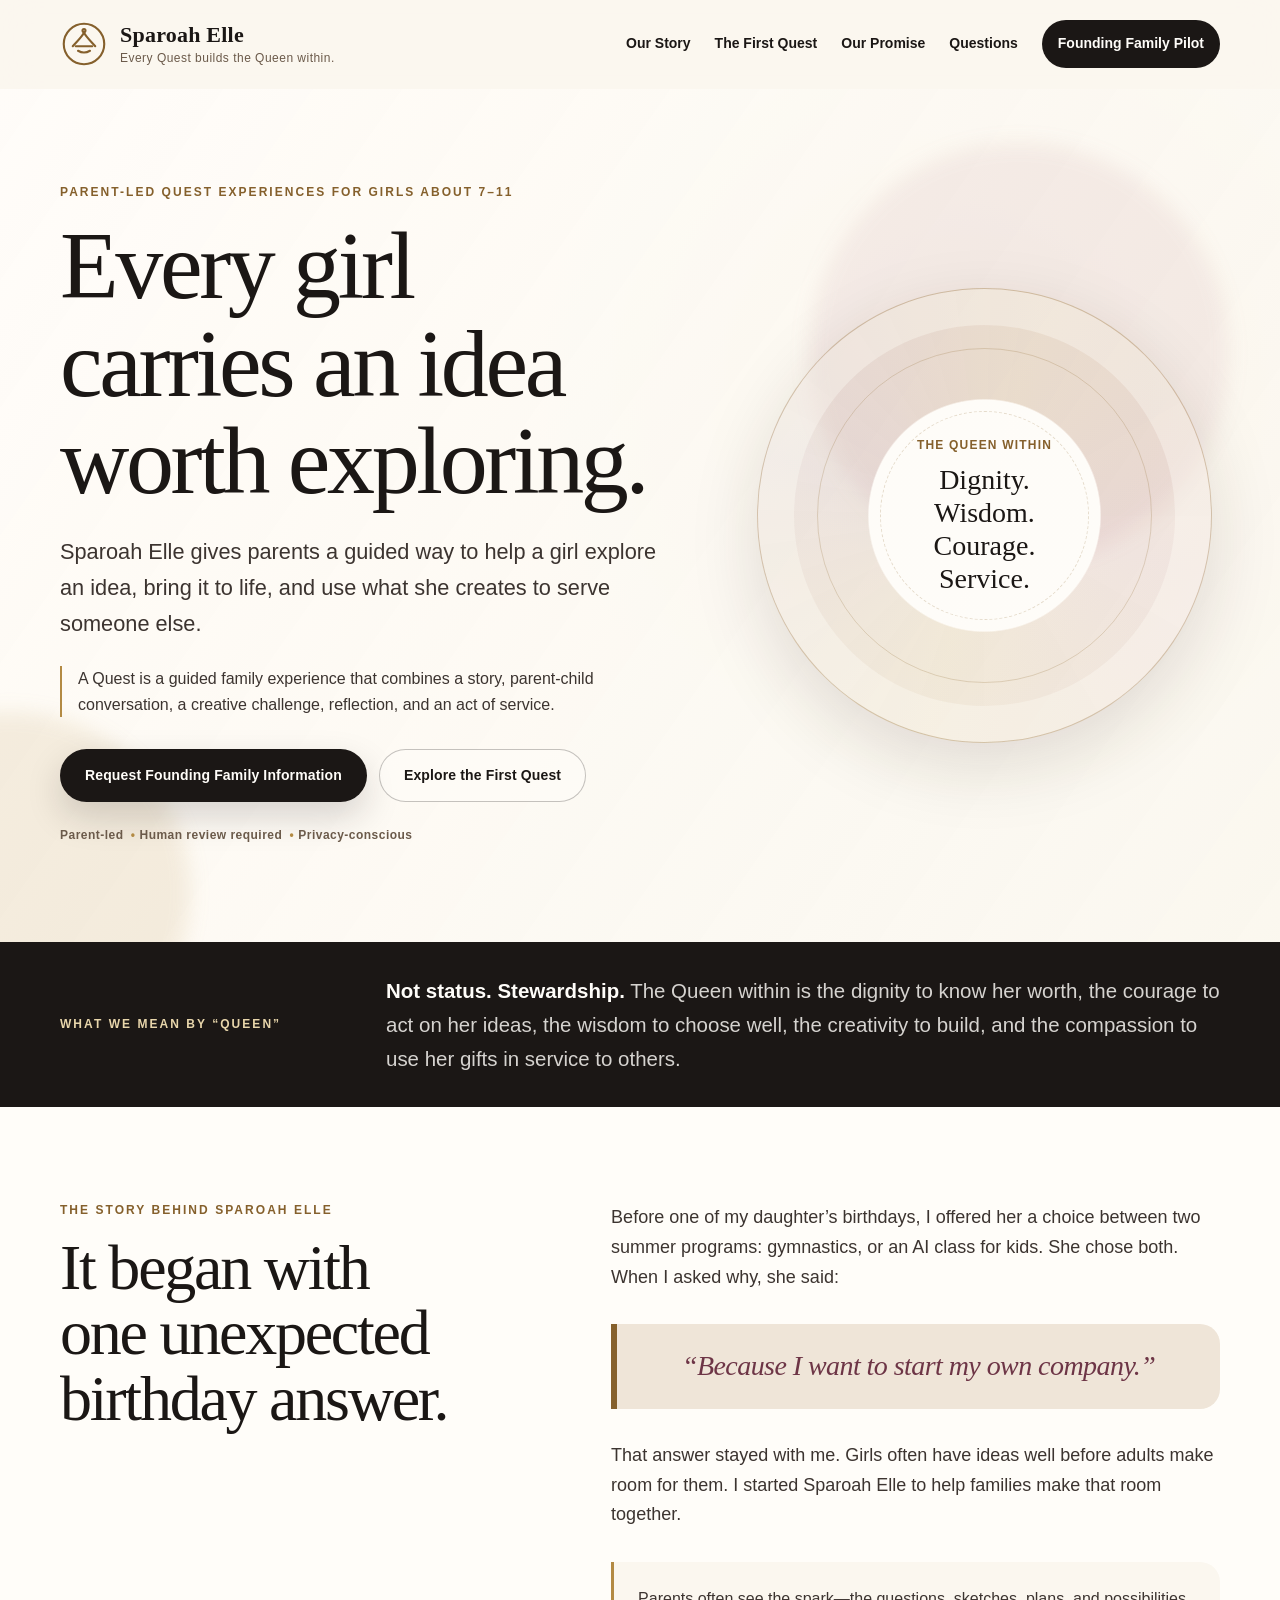
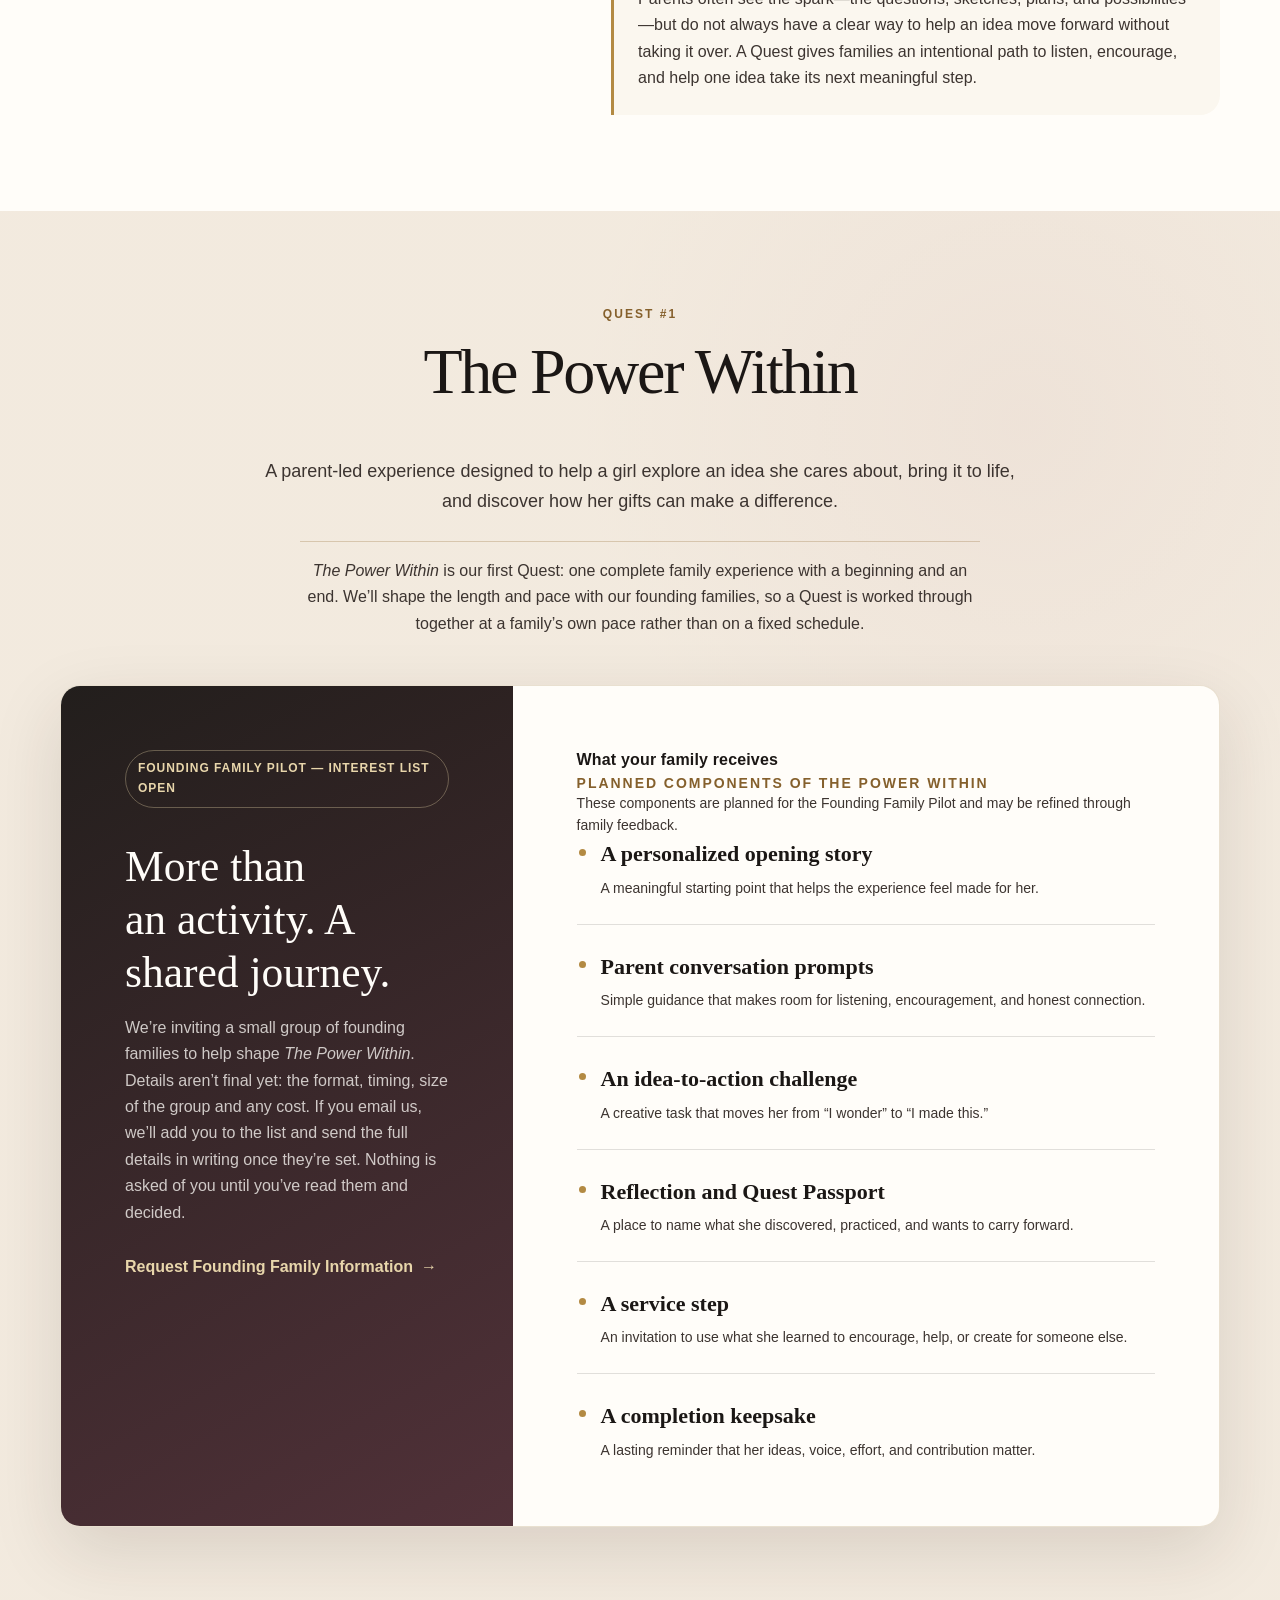
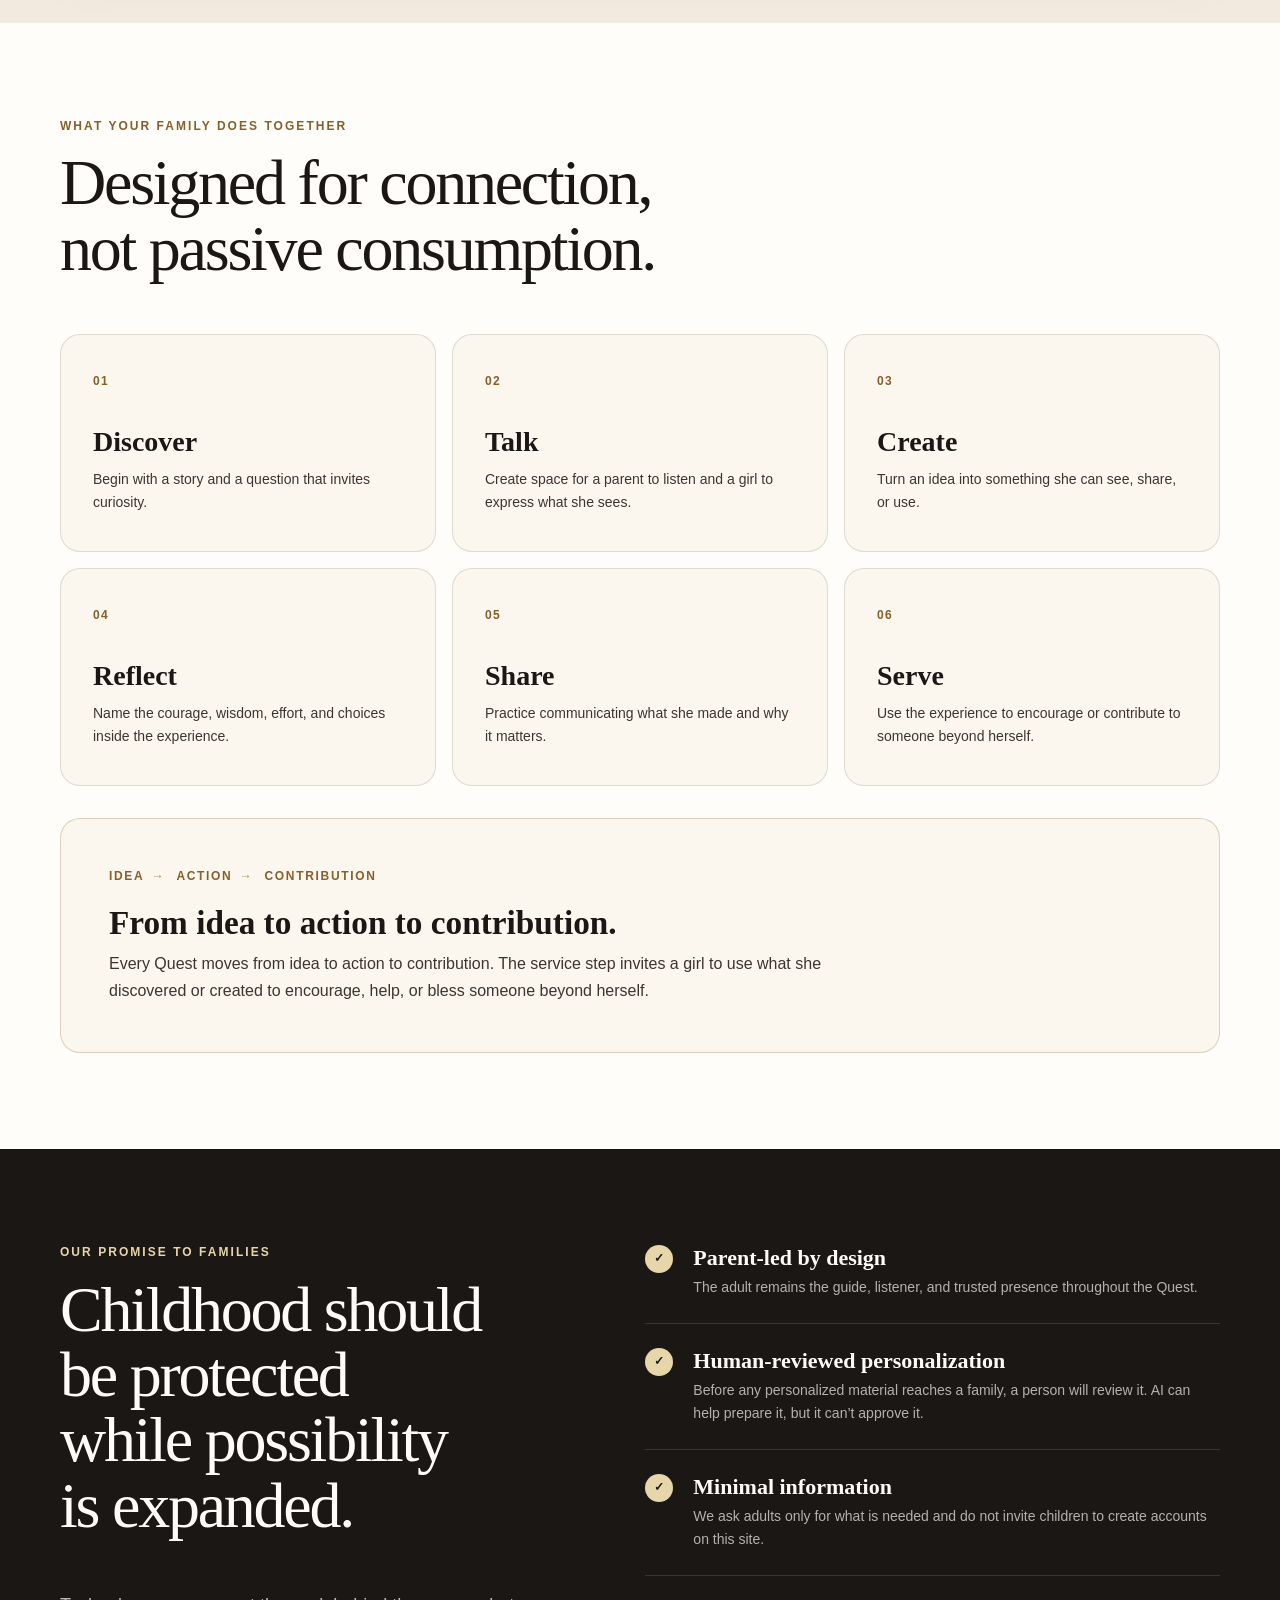
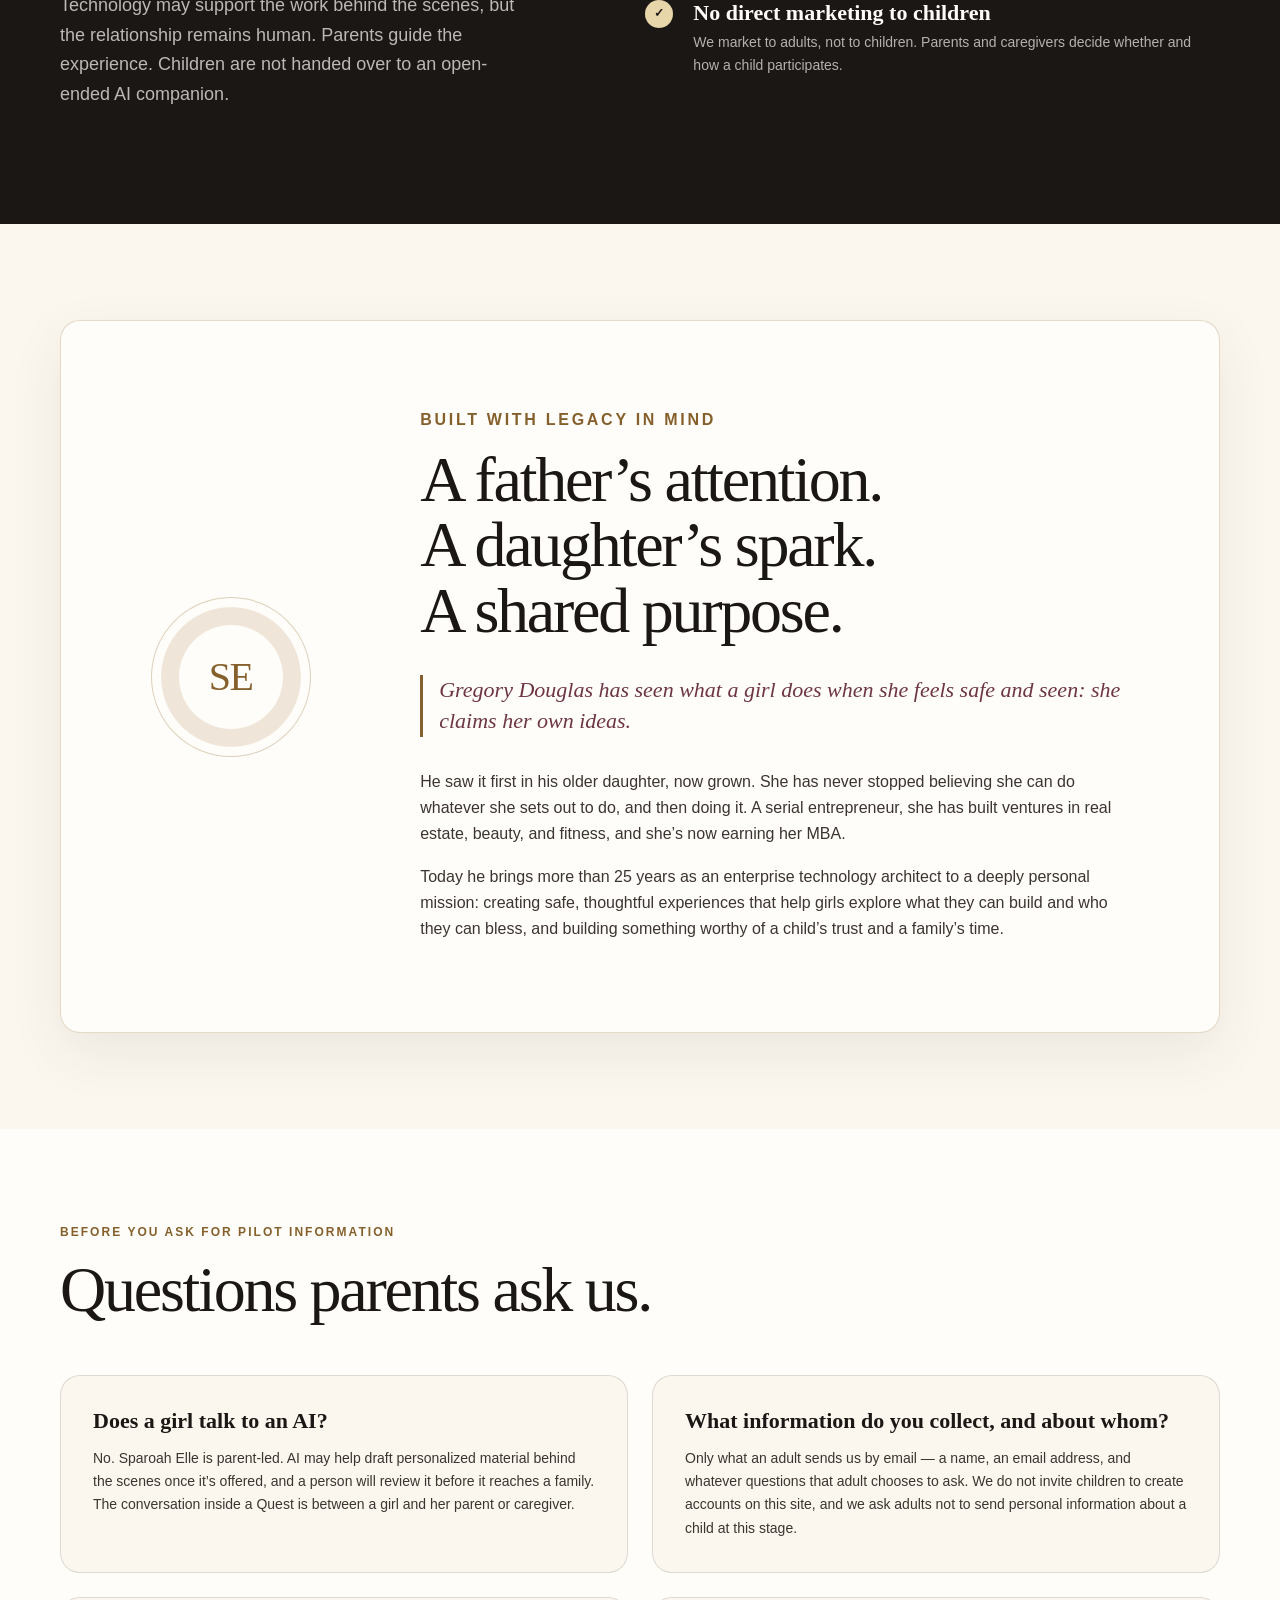
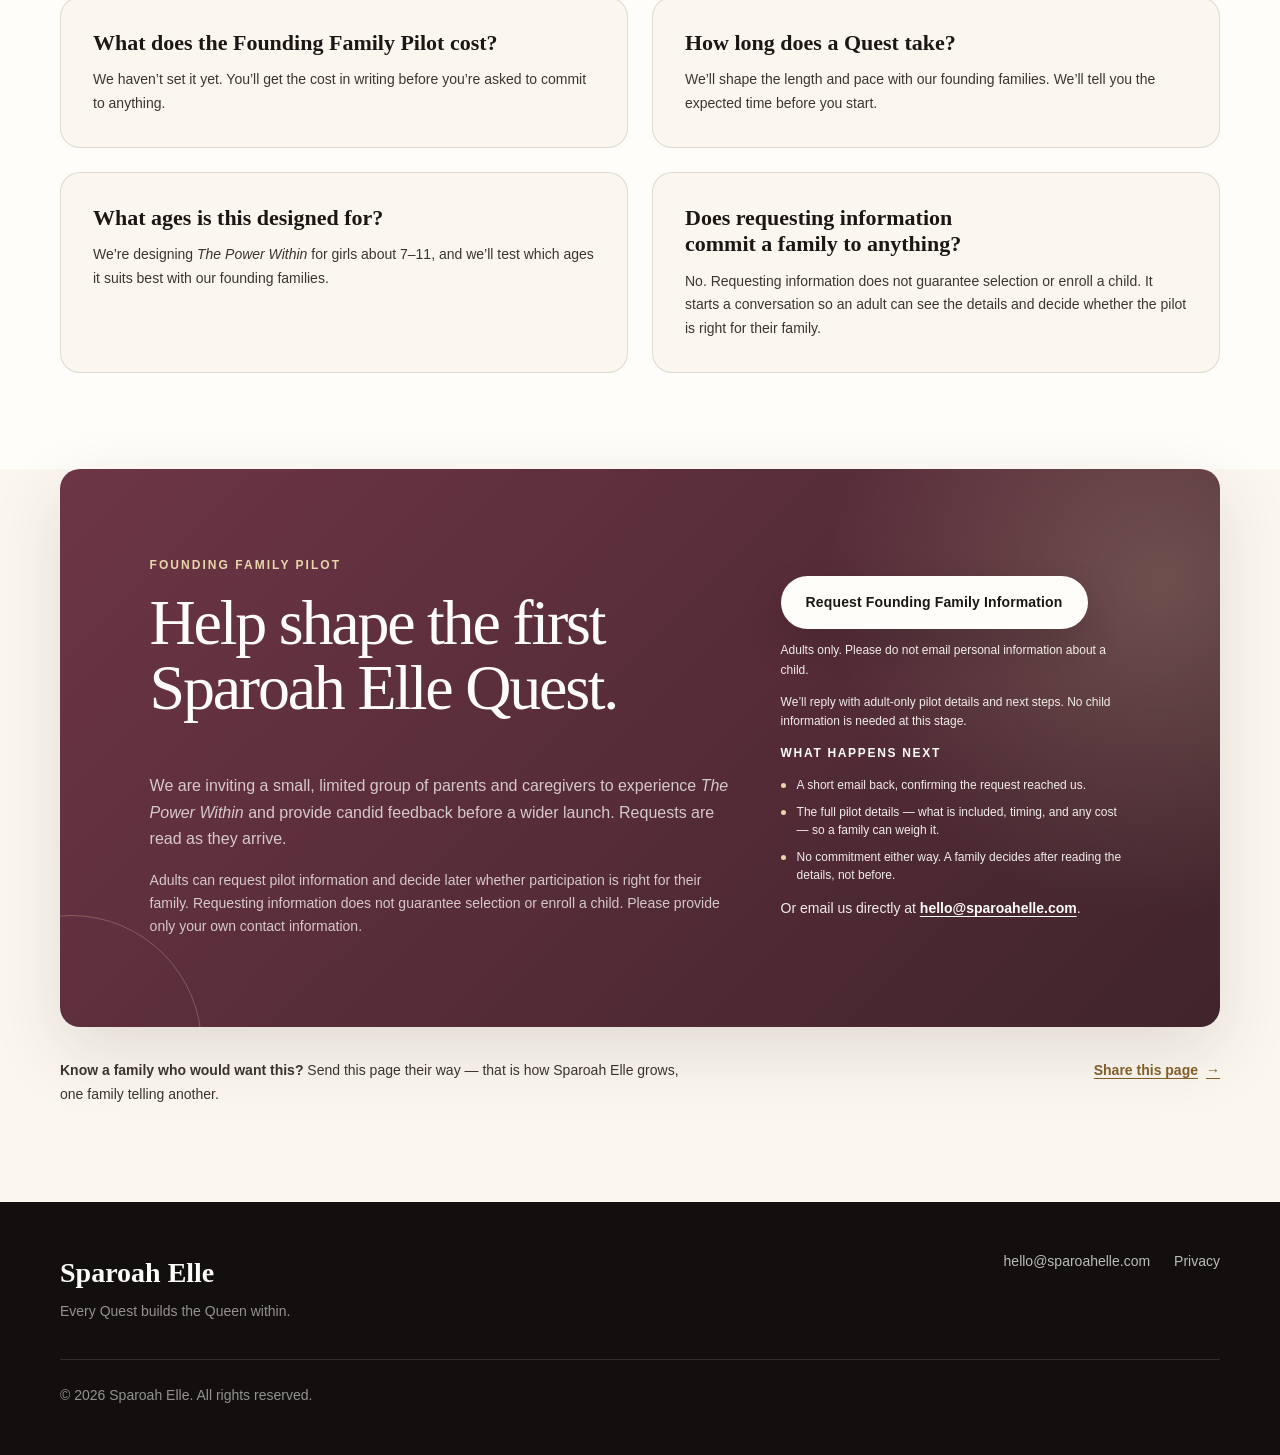
<file: index.html>
<!doctype html>
<html lang="en">
<head>
  <meta charset="utf-8">
  <meta name="viewport" content="width=device-width, initial-scale=1">
  <title>Sparoah Elle | Parent-Led Quests for Girls</title>
  <meta name="description" content="Sparoah Elle is building parent-led Quest experiences for girls about 7 to 11, designed with safety and privacy first. Founded by Gregory Douglas.">
  <meta name="theme-color" content="#1b1715">
  <meta name="robots" content="index,follow">
  <link rel="canonical" href="https://sparoahelle.com/">
  <link rel="icon" href="favicon.svg" type="image/svg+xml">
  <link rel="icon" href="favicon.ico" sizes="48x48">
  <link rel="apple-touch-icon" href="apple-touch-icon.png">

  <meta property="og:type" content="website">
  <meta property="og:site_name" content="Sparoah Elle">
  <meta property="og:locale" content="en_US">
  <meta property="og:url" content="https://sparoahelle.com/">
  <meta property="og:title" content="Sparoah Elle | Every Quest builds the Queen within">
  <meta property="og:description" content="Sparoah Elle is building parent-led Quest experiences for girls about 7 to 11, designed with safety and privacy first. Founded by Gregory Douglas.">
  <meta property="og:image" content="https://sparoahelle.com/og-image.png">
  <meta property="og:image:width" content="1200">
  <meta property="og:image:height" content="630">
  <meta property="og:image:alt" content="Sparoah Elle — Every Quest builds the Queen within.">
  <meta name="twitter:card" content="summary_large_image">
  <meta name="twitter:title" content="Sparoah Elle | Every Quest builds the Queen within">
  <meta name="twitter:description" content="Sparoah Elle is building parent-led Quest experiences for girls about 7 to 11, designed with safety and privacy first. Founded by Gregory Douglas.">
  <meta name="twitter:image" content="https://sparoahelle.com/og-image.png">
  <meta name="twitter:image:alt" content="Sparoah Elle — Every Quest builds the Queen within.">

  <link rel="stylesheet" href="styles.css">
  <script defer src="script.js"></script>

  <script type="application/ld+json">
  {
    "@context": "https://schema.org",
    "@type": "Organization",
    "name": "Sparoah Elle",
    "url": "https://sparoahelle.com/",
    "logo": "https://sparoahelle.com/icon-512.png",
    "slogan": "Sparoah Elle is building parent-led Quest experiences for girls about 7 to 11, designed with safety and privacy first. Founded by Gregory Douglas.",
    "description": "Sparoah Elle is building parent-led Quest experiences for girls about 7 to 11, designed with safety and privacy first. Founded by Gregory Douglas.",
    "founder": {
      "@type": "Person",
      "name": "Gregory Douglas"
    }
  }
  </script>
</head>
<body>
  <a class="skip-link" href="#main">Skip to main content</a>

  <header class="site-header" data-header>
    <div class="shell header-inner">
      <a class="brand" href="#top" aria-label="Sparoah Elle home">
        <span class="brand-seal" aria-hidden="true">
          <svg viewBox="0 0 64 64" role="img">
            <circle cx="32" cy="32" r="27"></circle>
            <path d="M17 35c6-7 11-11 15-18 4 7 9 11 15 18"></path>
            <path d="M21 35h22"></path>
            <path d="M24 41c5 3 11 3 16 0"></path>
            <circle cx="32" cy="14" r="2"></circle>
          </svg>
        </span>
        <span class="brand-copy">
          <strong>Sparoah Elle</strong>
          <small>Every Quest builds the Queen within.</small>
        </span>
      </a>

      <button class="menu-button" type="button" aria-expanded="false" aria-controls="site-nav" data-menu-button>
        <span class="sr-only">Open navigation</span>
        <span></span><span></span><span></span>
      </button>

      <nav id="site-nav" class="site-nav" aria-label="Primary navigation" data-nav>
        <a href="#about">Our Story</a>
        <a href="#quest">The First Quest</a>
        <a href="#promise">Our Promise</a>
        <a href="#questions">Questions</a>
        <a class="nav-cta" href="#founding-families">Founding Family Pilot</a>
      </nav>
    </div>
  </header>

  <main id="main">
    <section class="hero" id="top">
      <div class="hero-glow hero-glow-one" aria-hidden="true"></div>
      <div class="hero-glow hero-glow-two" aria-hidden="true"></div>
      <div class="shell hero-grid">
        <div class="hero-copy">
          <p class="eyebrow">Parent-led Quest experiences for girls about 7–11</p>
          <h1>Every girl carries an idea worth exploring.</h1>
          <p class="hero-lede">Sparoah Elle gives parents a guided way to help a girl explore an idea, bring it to life, and use what she creates to serve someone else.</p>
          <p class="quest-definition">A Quest is a guided family experience that combines a story, parent-child conversation, a creative challenge, reflection, and an act of service.</p>
          <div class="hero-actions">
            <a class="button button-primary" href="#founding-families">Request Founding Family Information</a>
            <a class="button button-secondary" href="#quest">Explore the First Quest</a>
          </div>
          <p class="trust-line"><span>Parent-led</span><span>Human review required</span><span>Privacy-conscious</span></p>
        </div>

        <div class="hero-art" aria-hidden="true">
          <div class="quest-orbit">
            <div class="orbit-center">
              <span class="orbit-kicker">The Queen Within</span>
              <strong>Dignity. Wisdom.<br>Courage. Service.</strong>
            </div>
          </div>
        </div>
      </div>
    </section>

    <section class="definition strip" aria-label="What we mean by the Queen within">
      <div class="shell definition-grid">
        <p class="eyebrow">What we mean by “Queen”</p>
        <p><strong>Not status. Stewardship.</strong> The Queen within is the dignity to know her worth, the courage to act on her ideas, the wisdom to choose well, the creativity to build, and the compassion to use her gifts in service to others.</p>
      </div>
    </section>

    <section class="section story" id="about">
      <div class="shell story-grid">
        <div>
          <p class="eyebrow">The story behind Sparoah Elle</p>
          <h2>It began with one unexpected birthday answer.</h2>
        </div>
        <div class="story-copy">
          <p>Before one of my daughter’s birthdays, I offered her a choice between two summer programs: gymnastics, or an AI class for kids. She chose both. When I asked why, she said:</p>
          <blockquote>“Because I want to start my own company.”</blockquote>
          <p>That answer stayed with me. Girls often have ideas well before adults make room for them. I started Sparoah Elle to help families make that room together.</p>
          <p class="story-bridge">Parents often see the spark—the questions, sketches, plans, and possibilities—but do not always have a clear way to help an idea move forward without taking it over. A Quest gives families an intentional path to listen, encourage, and help one idea take its next meaningful step.</p>
        </div>
      </div>
    </section>

    <section class="section quest-section" id="quest">
      <div class="shell">
        <div class="section-heading centered">
          <p class="eyebrow">Quest #1</p>
          <h2>The Power Within</h2>
          <p>A parent-led experience designed to help a girl explore an idea she cares about, bring it to life, and discover how her gifts can make a difference.</p>
        </div>

        <p class="quest-scope"><em>The Power Within</em> is our first Quest: one complete family experience with a beginning and an end. We’ll shape the length and pace with our founding families, so a Quest is worked through together at a family’s own pace rather than on a fixed schedule.</p>

        <div class="quest-card">
          <div class="quest-card-copy">
            <span class="status-pill">Founding Family Pilot — Interest list open</span>
            <h3>More than an activity. A shared journey.</h3>
            <p>We’re inviting a small group of founding families to help shape <em>The Power Within</em>. Details aren’t final yet: the format, timing, size of the group and any cost. If you email us, we’ll add you to the list and send the full details in writing once they’re set. Nothing is asked of you until you’ve read them and decided.</p>
            <a class="text-link" href="#founding-families">Request Founding Family Information <span aria-hidden="true">→</span></a>
          </div>

          <div class="quest-includes">
            <h3 class="includes-label">What your family receives</h3>
            <p class="includes-note">Planned components of <em>The Power Within</em></p>
            <p class="includes-qualifier">These components are planned for the Founding Family Pilot and may be refined through family feedback.</p>
            <!-- A set, not a sequence — unordered on purpose, so it reads differently from the numbered journey. -->
            <ul class="includes-list">
              <li>
                <h4>A personalized opening story</h4>
                <p>A meaningful starting point that helps the experience feel made for her.</p>
              </li>
              <li>
                <h4>Parent conversation prompts</h4>
                <p>Simple guidance that makes room for listening, encouragement, and honest connection.</p>
              </li>
              <li>
                <h4>An idea-to-action challenge</h4>
                <p>A creative task that moves her from “I wonder” to “I made this.”</p>
              </li>
              <li>
                <h4>Reflection and Quest Passport</h4>
                <p>A place to name what she discovered, practiced, and wants to carry forward.</p>
              </li>
              <li>
                <h4>A service step</h4>
                <p>An invitation to use what she learned to encourage, help, or create for someone else.</p>
              </li>
              <li>
                <h4>A completion keepsake</h4>
                <p>A lasting reminder that her ideas, voice, effort, and contribution matter.</p>
              </li>
            </ul>
          </div>
        </div>
      </div>
    </section>

    <section class="section experience">
      <div class="shell">
        <div class="section-heading">
          <p class="eyebrow">What your family does together</p>
          <h2>Designed for connection, not passive consumption.</h2>
        </div>
        <div class="steps-grid">
          <article><span>01</span><h3>Discover</h3><p>Begin with a story and a question that invites curiosity.</p></article>
          <article><span>02</span><h3>Talk</h3><p>Create space for a parent to listen and a girl to express what she sees.</p></article>
          <article><span>03</span><h3>Create</h3><p>Turn an idea into something she can see, share, or use.</p></article>
          <article><span>04</span><h3>Reflect</h3><p>Name the courage, wisdom, effort, and choices inside the experience.</p></article>
          <article><span>05</span><h3>Share</h3><p>Practice communicating what she made and why it matters.</p></article>
          <article><span>06</span><h3>Serve</h3><p>Use the experience to encourage or contribute to someone beyond herself.</p></article>
        </div>

        <aside class="service-callout" aria-labelledby="service-callout-heading">
          <ol class="service-arc" role="list">
            <li>Idea</li>
            <li>Action</li>
            <li>Contribution</li>
          </ol>
          <h3 id="service-callout-heading">From idea to action to contribution.</h3>
          <p>Every Quest moves from idea to action to contribution. The service step invites a girl to use what she discovered or created to encourage, help, or bless someone beyond herself.</p>
        </aside>
      </div>
    </section>

    <section class="section promise" id="promise">
      <div class="shell promise-grid">
        <div class="promise-intro">
          <p class="eyebrow">Our promise to families</p>
          <h2>Childhood should be protected while possibility is expanded.</h2>
          <p>Technology may support the work behind the scenes, but the relationship remains human. Parents guide the experience. Children are not handed over to an open-ended AI companion.</p>
        </div>
        <div class="promise-list">
          <article>
            <span aria-hidden="true">✓</span>
            <div><h3>Parent-led by design</h3><p>The adult remains the guide, listener, and trusted presence throughout the Quest.</p></div>
          </article>
          <article>
            <span aria-hidden="true">✓</span>
            <div><h3>Human-reviewed personalization</h3><p>Before any personalized material reaches a family, a person will review it. AI can help prepare it, but it can’t approve it.</p></div>
          </article>
          <article>
            <span aria-hidden="true">✓</span>
            <div><h3>Minimal information</h3><p>We ask adults only for what is needed and do not invite children to create accounts on this site.</p></div>
          </article>
          <article>
            <span aria-hidden="true">✓</span>
            <div><h3>No direct marketing to children</h3><p>We market to adults, not to children. Parents and caregivers decide whether and how a child participates.</p></div>
          </article>
        </div>
      </div>
    </section>

    <section class="section founder">
      <div class="shell founder-card">
        <div class="founder-mark" aria-hidden="true">SE</div>
        <div>
          <p class="eyebrow">Built with legacy in mind</p>
          <h2>A father’s attention. A daughter’s spark. A shared purpose.</h2>
          <p class="founder-pull">Gregory Douglas has seen what a girl does when she feels safe and seen: she claims her own ideas.</p>
          <p>He saw it first in his older daughter, now grown. She has never stopped believing she can do whatever she sets out to do, and then doing it. A serial entrepreneur, she has built ventures in real estate, beauty, and fitness, and she’s now earning her MBA.</p>
          <p>Today he brings more than 25 years as an enterprise technology architect to a deeply personal mission: creating safe, thoughtful experiences that help girls explore what they can build and who they can bless, and building something worthy of a child’s trust and a family’s time.</p>
        </div>
      </div>
    </section>

    <section class="section faq" id="questions">
      <div class="shell">
        <div class="section-heading">
          <p class="eyebrow">Before you ask for pilot information</p>
          <h2>Questions parents ask us.</h2>
        </div>
        <div class="faq-list">
          <article>
            <h3>Does a girl talk to an AI?</h3>
            <p>No. Sparoah Elle is parent-led. AI may help draft personalized material behind the scenes once it’s offered, and a person will review it before it reaches a family. The conversation inside a Quest is between a girl and her parent or caregiver.</p>
          </article>
          <article>
            <h3>What information do you collect, and about whom?</h3>
            <p>Only what an adult sends us by email — a name, an email address, and whatever questions that adult chooses to ask. We do not invite children to create accounts on this site, and we ask adults not to send personal information about a child at this stage.</p>
          </article>
          <article>
            <h3>What does the Founding Family Pilot cost?</h3>
            <p>We haven’t set it yet. You’ll get the cost in writing before you’re asked to commit to anything.</p>
          </article>
          <article>
            <h3>How long does a Quest take?</h3>
            <p>We’ll shape the length and pace with our founding families. We’ll tell you the expected time before you start.</p>
          </article>
          <article>
            <h3>What ages is this designed for?</h3>
            <p>We’re designing <em>The Power Within</em> for girls about 7–11, and we’ll test which ages it suits best with our founding families.</p>
          </article>
          <article>
            <h3>Does requesting information commit a family to anything?</h3>
            <p>No. Requesting information does not guarantee selection or enroll a child. It starts a conversation so an adult can see the details and decide whether the pilot is right for their family.</p>
          </article>
        </div>
      </div>
    </section>

    <section class="cta-section" id="founding-families" tabindex="-1">
      <div class="shell cta-card">
        <div>
          <p class="eyebrow">Founding Family Pilot</p>
          <h2>Help shape the first Sparoah Elle Quest.</h2>
          <p>We are inviting a small, limited group of parents and caregivers to experience <em>The Power Within</em> and provide candid feedback before a wider launch. Requests are read as they arrive.</p>
          <p class="cta-expectations">Adults can request pilot information and decide later whether participation is right for their family. Requesting information does not guarantee selection or enroll a child. Please provide only your own contact information.</p>
        </div>
        <div class="cta-actions">
          <a class="button button-light" href="mailto:hello@sparoahelle.com?subject=Founding%20Family%20Interest&amp;body=I%20am%20an%20adult%20interested%20in%20learning%20more%20about%20the%20Sparoah%20Elle%20Founding%20Family%20Pilot.%20I%20have%20not%20included%20personal%20information%20about%20a%20child.">Request Founding Family Information</a>
          <p>Adults only. Please do not email personal information about a child.</p>
          <p>We’ll reply with adult-only pilot details and next steps. No child information is needed at this stage.</p>
          <p class="cta-next-label">What happens next</p>
          <ul class="cta-next">
            <li>A short email back, confirming the request reached us.</li>
            <li>The full pilot details — what is included, timing, and any cost — so a family can weigh it.</li>
            <li>No commitment either way. A family decides after reading the details, not before.</li>
          </ul>
          <!-- Visible fallback: the address must be readable even with no registered mail handler. -->
          <p class="cta-fallback">Or email us directly at <a href="mailto:hello@sparoahelle.com">hello@sparoahelle.com</a>.</p>
        </div>
      </div>

      <!-- Pass-it-on link. No recipient in the mailto, so the sender chooses who sees it. -->
      <div class="shell share-row">
        <p class="share-lead"><strong>Know a family who would want this?</strong> Send this page their way — that is how Sparoah Elle grows, one family telling another.</p>
        <a class="share-link" href="mailto:?subject=Thought%20of%20you%20%E2%80%94%20Sparoah%20Elle&amp;body=Hi%2C%0A%0AThis%20made%20me%20think%20of%20you%20%E2%80%94%20Sparoah%20Elle.%20It%20gives%20parents%20a%20guided%20way%20to%20help%20a%20girl%20explore%20an%20idea%20she%20is%20carrying%2C%20bring%20it%20to%20life%2C%20and%20use%20what%20she%20creates%20to%20serve%20someone%20else.%20A%20parent%20guides%20the%20whole%20experience.%0A%0AThey%20are%20inviting%20a%20small%20group%20of%20founding%20families%20to%20help%20shape%20their%20first%20Quest.%0A%0AWorth%20a%20look%3A%20https%3A%2F%2Fsparoahelle.com">Share this page <span aria-hidden="true">→</span></a>
      </div>
    </section>
  </main>

  <footer class="site-footer">
    <div class="shell footer-grid">
      <div>
        <a class="footer-brand" href="#top">Sparoah Elle</a>
        <p>Every Quest builds the Queen within.</p>
      </div>
      <div class="footer-links">
        <a href="mailto:hello@sparoahelle.com">hello@sparoahelle.com</a>
        <a href="privacy.html">Privacy</a>
      </div>
      <p class="copyright">© <span data-year>2026</span> Sparoah Elle. All rights reserved.</p>
    </div>
  </footer>
</body>
</html>
</file>
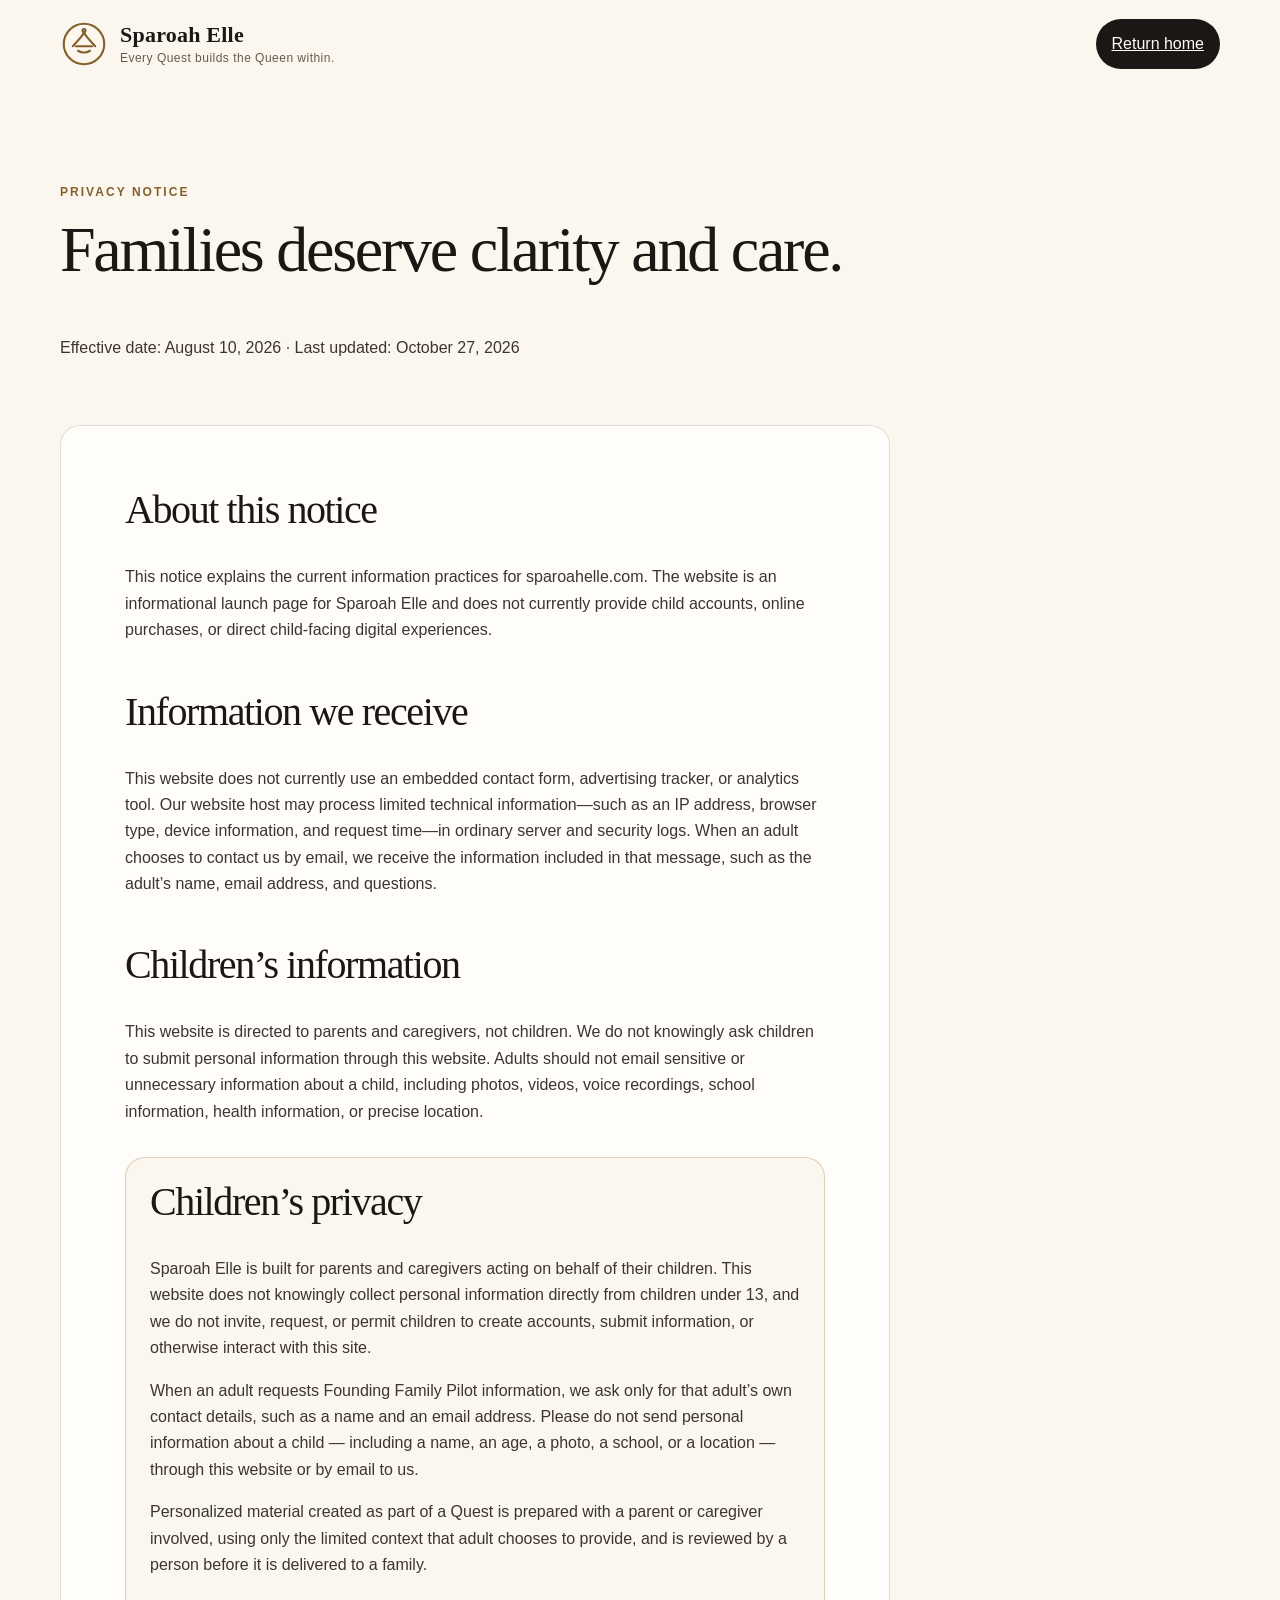
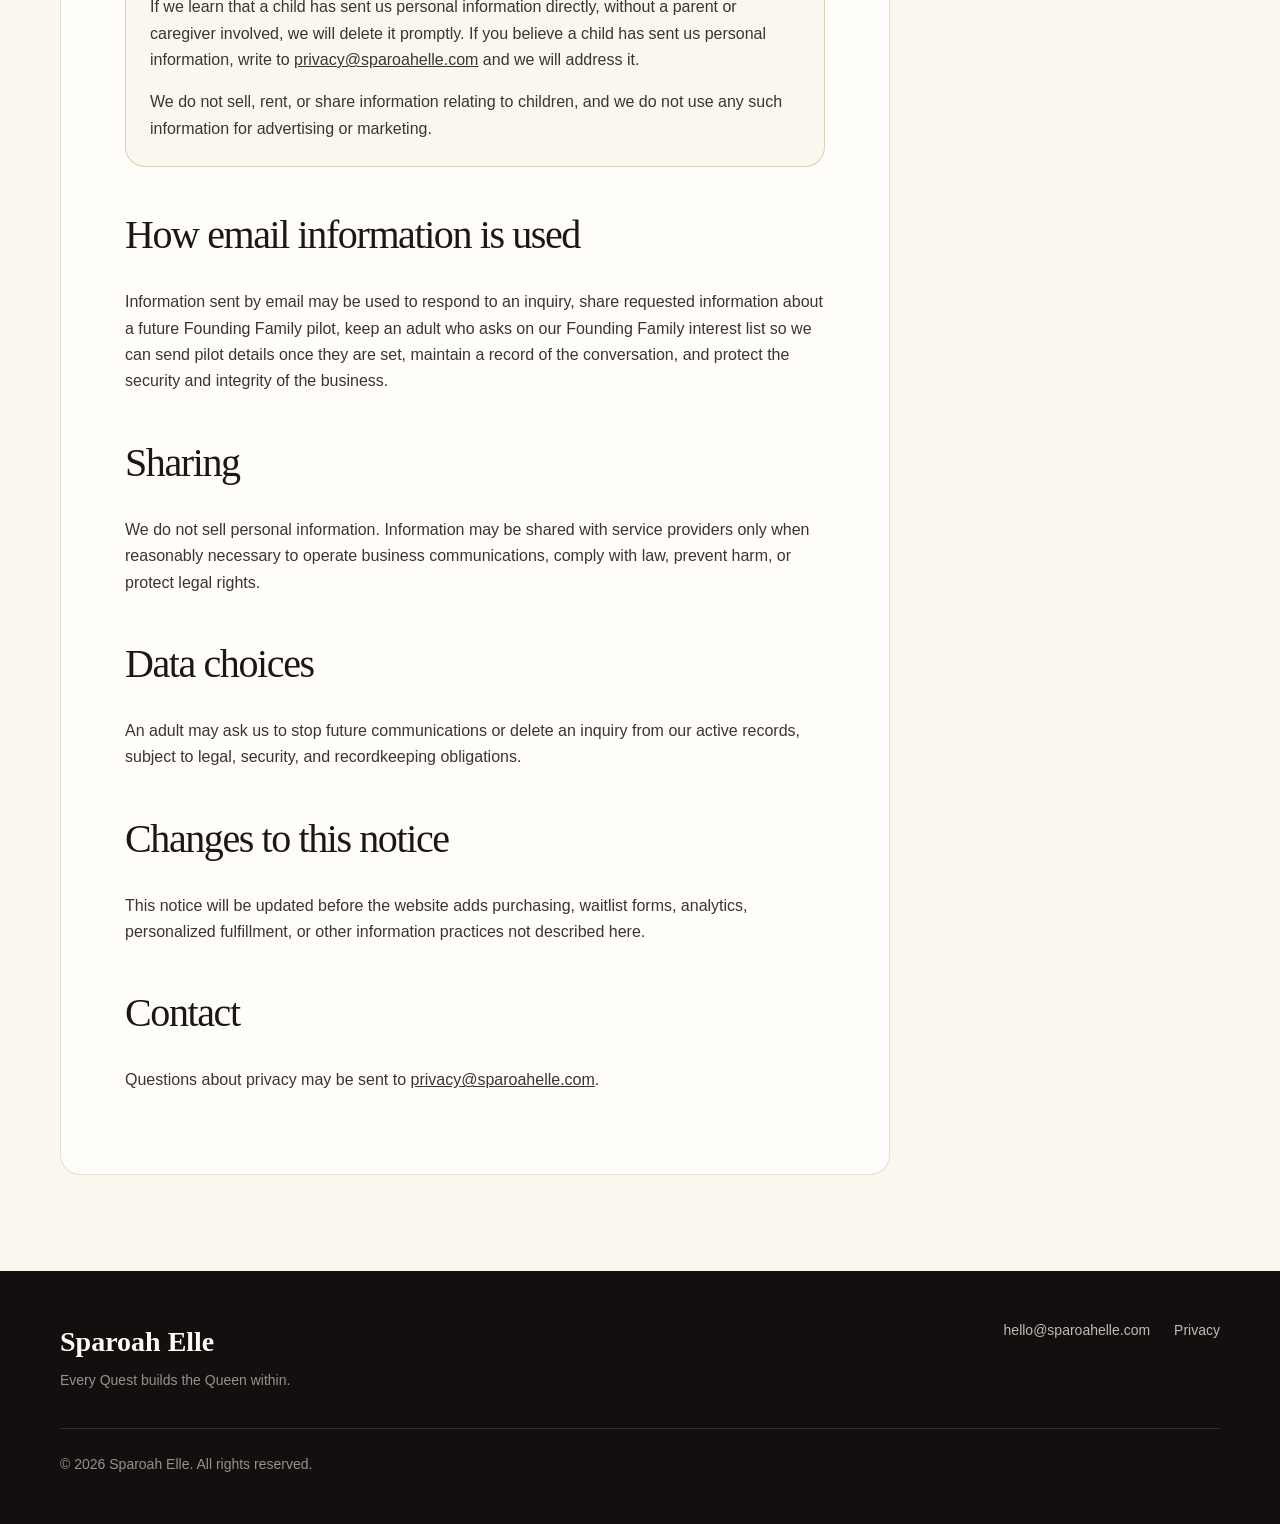
<file: privacy.html>
<!doctype html>
<html lang="en">
<head>
  <meta charset="utf-8">
  <meta name="viewport" content="width=device-width, initial-scale=1">
  <title>Privacy | Sparoah Elle</title>
  <meta name="description" content="Sparoah Elle is building parent-led Quest experiences for girls about 7 to 11, designed with safety and privacy first. Founded by Gregory Douglas.">
  <meta name="robots" content="index,follow">
  <link rel="canonical" href="https://sparoahelle.com/privacy.html">
  <meta name="theme-color" content="#1b1715">
  <link rel="icon" href="favicon.svg" type="image/svg+xml">
  <link rel="icon" href="favicon.ico" sizes="48x48">
  <link rel="apple-touch-icon" href="apple-touch-icon.png">
  <link rel="stylesheet" href="styles.css">
  <script defer src="script.js"></script>
</head>
<body>
  <a class="skip-link" href="#main">Skip to main content</a>
  <header class="site-header" data-header>
    <div class="shell header-inner">
      <a class="brand" href="/" aria-label="Sparoah Elle home">
        <span class="brand-seal" aria-hidden="true">
          <svg viewBox="0 0 64 64" role="img">
            <circle cx="32" cy="32" r="27"></circle>
            <path d="M17 35c6-7 11-11 15-18 4 7 9 11 15 18"></path>
            <path d="M21 35h22"></path>
            <path d="M24 41c5 3 11 3 16 0"></path>
            <circle cx="32" cy="14" r="2"></circle>
          </svg>
        </span>
        <span class="brand-copy"><strong>Sparoah Elle</strong><small>Every Quest builds the Queen within.</small></span>
      </a>
      <a class="nav-cta" href="/">Return home</a>
    </div>
  </header>

  <main id="main">
    <section class="privacy-hero">
      <div class="shell">
        <p class="eyebrow">Privacy notice</p>
        <h1>Families deserve clarity and care.</h1>
        <p>Effective date: August 10, 2026 · Last updated: October 27, 2026</p>
      </div>
    </section>

    <section class="privacy-content">
      <div class="shell">
        <article>
          <h2>About this notice</h2>
          <p>This notice explains the current information practices for sparoahelle.com. The website is an informational launch page for Sparoah Elle and does not currently provide child accounts, online purchases, or direct child-facing digital experiences.</p>

          <h2>Information we receive</h2>
          <p>This website does not currently use an embedded contact form, advertising tracker, or analytics tool. Our website host may process limited technical information—such as an IP address, browser type, device information, and request time—in ordinary server and security logs. When an adult chooses to contact us by email, we receive the information included in that message, such as the adult’s name, email address, and questions.</p>

          <h2>Children’s information</h2>
          <p>This website is directed to parents and caregivers, not children. We do not knowingly ask children to submit personal information through this website. Adults should not email sensitive or unnecessary information about a child, including photos, videos, voice recordings, school information, health information, or precise location.</p>

          <!-- Reviewed and approved by outside counsel, 2026-09-22. Editing this wording
               voids that approval: re-add the deploy-hold marker here (see deploy.sh) and
               get the new wording reviewed before publishing it. -->
          <div class="children-privacy">
            <h2>Children’s privacy</h2>
            <p>Sparoah Elle is built for parents and caregivers acting on behalf of their children. This website does not knowingly collect personal information directly from children under 13, and we do not invite, request, or permit children to create accounts, submit information, or otherwise interact with this site.</p>
            <p>When an adult requests Founding Family Pilot information, we ask only for that adult’s own contact details, such as a name and an email address. Please do not send personal information about a child — including a name, an age, a photo, a school, or a location — through this website or by email to us.</p>
            <p>Personalized material created as part of a Quest is prepared with a parent or caregiver involved, using only the limited context that adult chooses to provide, and is reviewed by a person before it is delivered to a family.</p>
            <p>If we learn that a child has sent us personal information directly, without a parent or caregiver involved, we will delete it promptly. If you believe a child has sent us personal information, write to <a href="mailto:privacy@sparoahelle.com">privacy@sparoahelle.com</a> and we will address it.</p>
            <p>We do not sell, rent, or share information relating to children, and we do not use any such information for advertising or marketing.</p>
          </div>

          <h2>How email information is used</h2>
          <p>Information sent by email may be used to respond to an inquiry, share requested information about a future Founding Family pilot, keep an adult who asks on our Founding Family interest list so we can send pilot details once they are set, maintain a record of the conversation, and protect the security and integrity of the business.</p>

          <h2>Sharing</h2>
          <p>We do not sell personal information. Information may be shared with service providers only when reasonably necessary to operate business communications, comply with law, prevent harm, or protect legal rights.</p>

          <h2>Data choices</h2>
          <p>An adult may ask us to stop future communications or delete an inquiry from our active records, subject to legal, security, and recordkeeping obligations.</p>

          <h2>Changes to this notice</h2>
          <p>This notice will be updated before the website adds purchasing, waitlist forms, analytics, personalized fulfillment, or other information practices not described here.</p>

          <h2>Contact</h2>
          <p>Questions about privacy may be sent to <a href="mailto:privacy@sparoahelle.com">privacy@sparoahelle.com</a>.</p>
        </article>
      </div>
    </section>
  </main>

  <footer class="site-footer">
    <div class="shell footer-grid">
      <div><a class="footer-brand" href="/">Sparoah Elle</a><p>Every Quest builds the Queen within.</p></div>
      <div class="footer-links"><a href="mailto:hello@sparoahelle.com">hello@sparoahelle.com</a><a href="privacy.html">Privacy</a></div>
      <p class="copyright">© <span data-year>2026</span> Sparoah Elle. All rights reserved.</p>
    </div>
  </footer>
</body>
</html>
</file>
<file: styles.css>
/* Sparoah Elle — design tokens.
   Every size, space and radius below is named. Nothing in this file may
   introduce a raw value outside these scales; tests/verify.mjs enforces that for
   font-size, font-weight and border-radius. */
:root {
  /* Palette — brand values, unchanged. --gold-deep and the ivory alphas in the
     CTA card are load-bearing for WCAG AA; see CLAUDE.md before touching them. */
  --ink: #1b1715;
  --ink-soft: #3c3430;
  --ivory: #fbf7ef;
  --paper: #fffdf9;
  --sand: #efe5d8;
  --gold: #b38a43;
  --gold-deep: #85602c;
  --gold-pale: #e8d6ab;
  --plum: #6d3546;
  --rose: #a86473;
  /* Warm brown for muted supporting text. Replaces the cool #6f625d, which read
     as a fourth grey against a warm palette. Measures 6.17:1 on --ivory. */
  --warm-muted: #6b5a4a;
  --line: rgba(27, 23, 21, 0.13);
  --shadow: 0 24px 70px rgba(50, 34, 26, 0.13);

  /* Type scale — seven steps. Every fixed font-size on the site is one of these. */
  --text-xs: .75rem;      /* 12 — eyebrows, pills, meta labels */
  --text-sm: .875rem;     /* 14 — fine print, captions, footer */
  --text-base: 1rem;      /* 16 — body */
  --text-md: 1.125rem;    /* 18 — ledes and section intros */
  --text-lg: 1.375rem;    /* 22 — h4 and small h3 */
  --text-xl: 1.75rem;     /* 28 — h3 */
  --text-2xl: 2.5rem;     /* 40 — largest non-display heading */

  /* Display sizes — fluid, and the only sizes outside the scale. Three of them.
     They are redefined at the 620px breakpoint rather than overridden per rule. */
  --display-1: clamp(3.5rem, 7.5vw, 6.75rem);   /* homepage h1 */
  --display-2: clamp(2.5rem, 5vw, 4.5rem);      /* h2, secondary-page h1 */
  --display-3: clamp(2rem, 3.4vw, 3.25rem);     /* pull quote, feature h3 */

  /* Weights — three. 400 body, 600 subheads and labels, 700 headlines and CTAs. */
  --weight-body: 400;
  --weight-medium: 600;
  --weight-bold: 700;

  /* Spacing — 4px base, 8px grid from --space-md up. */
  --space-2xs: 4px;
  --space-xs: 8px;
  --space-sm: 12px;
  --space-md: 16px;
  --space-lg: 24px;
  --space-xl: 32px;
  --space-2xl: 48px;
  --space-3xl: 64px;
  --space-4xl: 96px;
  --space-5xl: 128px;

  /* Radius — three. Pills, cards, circles. */
  --radius-pill: 999px;
  --radius-card: 20px;
  --radius-round: 50%;

  /* Iowan Old Style is an Apple system font. The Palatino names cover Windows;
     Georgia and the Noto/Liberation serifs cover Android and Linux, which would
     otherwise drop to an unstyled default serif. */
  --serif: "Iowan Old Style", "Palatino Linotype", "Book Antiqua", Palatino, Georgia, "Noto Serif", "Liberation Serif", "Times New Roman", serif;
  --sans: Inter, ui-sans-serif, -apple-system, BlinkMacSystemFont, "Segoe UI", Roboto, "Noto Sans", Helvetica, Arial, sans-serif;
  --shell: min(1160px, calc(100vw - 40px));
}

* { box-sizing: border-box; }
html { scroll-behavior: smooth; }
body {
  margin: 0;
  background: var(--ivory);
  color: var(--ink);
  font-family: var(--sans);
  font-size: var(--text-base);
  font-weight: var(--weight-body);
  line-height: 1.65;
  text-rendering: optimizeLegibility;
  -webkit-font-smoothing: antialiased;
}
img, svg { display: block; max-width: 100%; }
a { color: inherit; }
button, input, textarea, select { font: inherit; }

.sr-only {
  position: absolute;
  width: 1px;
  height: 1px;
  padding: 0;
  margin: -1px;
  overflow: hidden;
  clip: rect(0,0,0,0);
  white-space: nowrap;
  border: 0;
}

.skip-link {
  position: fixed;
  left: var(--space-md);
  top: -5rem;
  z-index: 999;
  padding: var(--space-sm) var(--space-md);
  background: var(--paper);
  border: 2px solid var(--gold);
  border-radius: var(--radius-card);
  text-decoration: none;
}
.skip-link:focus { top: var(--space-md); }

.shell { width: var(--shell); margin-inline: auto; }
.section { padding: var(--space-4xl) 0; }
/* The header is sticky, so anchor targets must clear it or their headings land underneath. */
section[id], #main { scroll-margin-top: var(--space-4xl); }
/* Programmatic focus target for anchor navigation; never a keyboard tab stop. */
section[tabindex="-1"]:focus { outline: none; }
.eyebrow {
  margin: 0 0 var(--space-md);
  color: var(--gold-deep);
  font-size: var(--text-xs);
  font-weight: var(--weight-bold);
  letter-spacing: .17em;
  line-height: 1.3;
  text-transform: uppercase;
}

h1, h2, h3, h4, p { margin-top: 0; }
h1, h2, h3, h4 {
  text-wrap: balance;
}
h1, h2 {
  font-family: var(--serif);
  font-weight: var(--weight-body);
  letter-spacing: -.035em;
  line-height: 1.02;
}
h1 { font-size: var(--display-1); }
h2 { font-size: var(--display-2); }
h3 { line-height: 1.22; }
p { color: var(--ink-soft); }

.site-header {
  position: sticky;
  top: 0;
  z-index: 50;
  background: rgba(251, 247, 239, .9);
  border-bottom: 1px solid transparent;
  backdrop-filter: blur(18px);
  transition: border-color .2s ease, box-shadow .2s ease;
}
.site-header.is-scrolled {
  border-color: var(--line);
  box-shadow: 0 9px 35px rgba(50, 34, 26, .06);
}
.header-inner {
  min-height: 88px;
  display: flex;
  align-items: center;
  justify-content: space-between;
  gap: var(--space-xl);
}
.brand {
  display: inline-flex;
  align-items: center;
  gap: var(--space-sm);
  text-decoration: none;
}
.brand-seal {
  width: var(--space-2xl);
  color: var(--gold-deep);
}
/* Stroke weight matches the wordmark. At 1.8 the mark read as delicate line art
   beside a bold serif, so the two halves looked like unrelated decisions. */
.brand-seal svg { fill: none; stroke: currentColor; stroke-width: 2.8; stroke-linecap: round; stroke-linejoin: round; }
.brand-copy { display: grid; line-height: 1.1; }
.brand-copy strong {
  font-family: var(--serif);
  font-size: var(--text-lg);
  font-weight: var(--weight-medium);
  letter-spacing: .01em;
}
/* Warm brown, not grey — the tagline sat outside the palette. */
.brand-copy small {
  margin-top: var(--space-2xs);
  color: var(--warm-muted);
  font-size: var(--text-xs);
  letter-spacing: .04em;
}
.site-nav {
  display: flex;
  align-items: center;
  gap: var(--space-lg);
  font-size: var(--text-sm);
  font-weight: var(--weight-medium);
}
.site-nav a { text-decoration: none; }
.site-nav a:not(.nav-cta) { position: relative; }
.site-nav a:not(.nav-cta)::after {
  content: "";
  position: absolute;
  left: 0;
  right: 100%;
  bottom: -5px;
  height: 1px;
  background: var(--gold-deep);
  transition: right .2s ease;
}
.site-nav a:not(.nav-cta):hover::after,
.site-nav a:not(.nav-cta):focus-visible::after { right: 0; }
.nav-cta {
  padding: var(--space-sm) var(--space-md);
  color: var(--paper);
  background: var(--ink);
  border-radius: var(--radius-pill);
}
.menu-button { display: none; }

.hero {
  position: relative;
  min-height: 780px;
  display: grid;
  align-items: center;
  overflow: hidden;
  padding: var(--space-4xl) 0;
  background:
    linear-gradient(125deg, rgba(255,253,249,.92), rgba(251,247,239,.84)),
    radial-gradient(circle at 75% 35%, rgba(179,138,67,.18), transparent 38%);
}
.hero-glow {
  position: absolute;
  border-radius: var(--radius-pill);
  filter: blur(10px);
  pointer-events: none;
}
.hero-glow-one {
  width: 420px;
  height: 420px;
  right: 4vw;
  top: 6vh;
  background: rgba(168,100,115,.09);
}
.hero-glow-two {
  width: 360px;
  height: 360px;
  left: -170px;
  bottom: -130px;
  background: rgba(179,138,67,.13);
}
.hero-grid {
  position: relative;
  display: grid;
  grid-template-columns: 1.12fr .88fr;
  align-items: center;
  gap: clamp(var(--space-2xl), 7vw, var(--space-4xl));
}
.hero-copy { max-width: 700px; }
.hero-copy h1 { margin-bottom: var(--space-lg); }
.hero-lede {
  max-width: 650px;
  margin-bottom: var(--space-xl);
  font-size: clamp(var(--text-md), 1.7vw, var(--text-lg));
}
.quest-definition {
  max-width: 620px;
  margin: 0 0 var(--space-xl);
  padding-left: var(--space-md);
  border-left: 2px solid var(--gold);
  font-size: clamp(var(--text-base), 1.25vw, var(--text-md));
  line-height: 1.6;
}
/* Tighten the gap only when the definition follows the lede. */
.hero-lede:has(+ .quest-definition) { margin-bottom: var(--space-lg); }
.hero-actions { display: flex; flex-wrap: wrap; gap: var(--space-sm); }
.button {
  min-height: 53px;
  display: inline-flex;
  align-items: center;
  justify-content: center;
  padding: var(--space-sm) var(--space-lg);
  border: 1px solid transparent;
  border-radius: var(--radius-pill);
  font-size: var(--text-sm);
  font-weight: var(--weight-bold);
  letter-spacing: .01em;
  text-decoration: none;
  transition: transform .2s ease, box-shadow .2s ease, background-color .2s ease;
}
.button:hover { transform: translateY(-2px); }
.button:focus-visible, a:focus-visible, button:focus-visible {
  outline: 3px solid rgba(179,138,67,.42);
  outline-offset: 3px;
}
.button-primary {
  color: var(--paper);
  background: var(--ink);
  box-shadow: 0 15px 35px rgba(27,23,21,.17);
}
.button-primary:hover { box-shadow: 0 20px 42px rgba(27,23,21,.23); }
.button-secondary { border-color: rgba(27,23,21,.25); background: rgba(255,253,249,.48); }
.trust-line {
  display: flex;
  flex-wrap: wrap;
  gap: var(--space-md);
  margin: var(--space-lg) 0 0;
  color: var(--warm-muted);
  font-size: var(--text-xs);
  font-weight: var(--weight-bold);
  letter-spacing: .04em;
}
.trust-line span { position: relative; }
.trust-line span:not(:last-child)::after {
  content: "•";
  position: absolute;
  right: -12px;
  color: var(--gold);
}

/* The orbit sets its own height. It carried six step chips until the correction
   release removed them; a fixed min-height now only adds dead space. */
.hero-art { display: grid; place-items: center; }
.quest-orbit {
  position: relative;
  width: min(455px, 42vw);
  aspect-ratio: 1;
  border: 1px solid rgba(143,105,47,.29);
  border-radius: var(--radius-round);
  box-shadow: inset 0 0 0 36px rgba(255,253,249,.32), var(--shadow);
  background:
    radial-gradient(circle, rgba(255,253,249,.98) 0 36%, transparent 36.5%),
    conic-gradient(from 15deg, rgba(179,138,67,.14), rgba(168,100,115,.13), rgba(179,138,67,.14), rgba(109,53,70,.1), rgba(179,138,67,.14));
}
.quest-orbit::before,
.quest-orbit::after {
  content: "";
  position: absolute;
  inset: 13%;
  border: 1px solid rgba(143,105,47,.22);
  border-radius: var(--radius-round);
}
.quest-orbit::after { inset: 27%; border-style: dashed; }
.orbit-center {
  position: absolute;
  inset: 30%;
  z-index: 2;
  display: grid;
  place-content: center;
  text-align: center;
}
.orbit-kicker {
  margin-bottom: var(--space-xs);
  color: var(--gold-deep);
  font-size: var(--text-xs);
  font-weight: var(--weight-bold);
  letter-spacing: .1em;
  text-transform: uppercase;
}
.orbit-center strong {
  font-family: var(--serif);
  font-size: clamp(var(--text-lg), 2.3vw, var(--text-xl));
  font-weight: var(--weight-body);
  line-height: 1.18;
}

.strip { padding: var(--space-xl) 0; color: var(--paper); background: var(--ink); }
.definition-grid {
  display: grid;
  grid-template-columns: .5fr 1.5fr;
  align-items: center;
  gap: var(--space-2xl);
}
.definition .eyebrow { margin: 0; color: var(--gold-pale); }
.definition p:last-child { margin: 0; color: rgba(255,253,249,.82); font-size: clamp(var(--text-md), 1.6vw, var(--text-lg)); }
.definition strong { color: var(--paper); }

.story { background: var(--paper); }
.story-grid {
  display: grid;
  grid-template-columns: .82fr 1.18fr;
  gap: clamp(var(--space-2xl), 10vw, var(--space-5xl));
}
.story h2 { max-width: 580px; }
.story-copy { max-width: 680px; }
.story-copy p { font-size: var(--text-md); }
/* Pull quote — a filled panel, not a rule with large type beside it. This is the
   emotional centre of the origin story, so it carries the strongest treatment on
   the page: a deeper fill and heavier bar than .story-bridge below it, and centred
   text. Sized to sit on one line in the story column rather than at display scale,
   which wrapped it across three lines and buried the sentence. */
blockquote {
  margin: var(--space-xl) 0;
  padding: var(--space-lg) var(--space-xl);
  color: var(--plum);
  background: var(--sand);
  border-left: 6px solid var(--gold-deep);
  border-radius: 0 var(--radius-card) var(--radius-card) 0;
  font-family: var(--serif);
  font-size: clamp(var(--text-lg), 2.6vw, var(--text-xl));
  font-style: italic;
  letter-spacing: -.02em;
  line-height: 1.3;
  text-align: center;
  text-wrap: balance;
}

/* Restrained highlight — a lighter fill and a thinner bar than the pull quote
   above it, so the two read as different levels of emphasis rather than a pair. */
.story-bridge {
  margin: var(--space-xl) 0 0;
  padding: var(--space-lg);
  background: var(--ivory);
  border-left: 3px solid var(--gold);
  border-radius: 0 var(--radius-card) var(--radius-card) 0;
}
.story-copy .story-bridge { font-size: var(--text-base); }

.quest-section {
  background:
    linear-gradient(rgba(239,229,216,.72), rgba(239,229,216,.72)),
    radial-gradient(circle at 80% 15%, rgba(168,100,115,.18), transparent 28%);
}
.section-heading { max-width: 760px; margin-bottom: var(--space-2xl); }
.section-heading.centered { margin-inline: auto; text-align: center; }
.section-heading > p:last-child { font-size: var(--text-md); }
/* Scope note under the Quest heading: what one Quest is as a unit of work.
   A sibling of .section-heading, not a child, so the heading's own :last-child
   rule keeps applying to the intro paragraph above it. */
.section-heading:has(+ .quest-scope) { margin-bottom: var(--space-lg); }
.quest-scope {
  max-width: 680px;
  margin: 0 auto var(--space-2xl);
  padding-top: var(--space-md);
  border-top: 1px solid rgba(143,105,47,.28);
  font-size: var(--text-base);
  text-align: center;
}
.quest-card {
  display: grid;
  grid-template-columns: .78fr 1.22fr;
  overflow: hidden;
  background: var(--paper);
  border: 1px solid rgba(143,105,47,.2);
  border-radius: var(--radius-card);
  box-shadow: var(--shadow);
}
.quest-card-copy {
  padding: clamp(var(--space-xl), 5vw, var(--space-3xl));
  color: var(--paper);
  background:
    linear-gradient(150deg, rgba(27,23,21,.97), rgba(74,41,49,.96)),
    radial-gradient(circle at 100% 0, rgba(179,138,67,.25), transparent 45%);
}
.status-pill {
  display: inline-flex;
  margin-bottom: var(--space-xl);
  padding: var(--space-xs) var(--space-sm);
  color: var(--gold-pale);
  border: 1px solid rgba(232,214,171,.33);
  border-radius: var(--radius-pill);
  font-size: var(--text-xs);
  font-weight: var(--weight-bold);
  letter-spacing: .08em;
  text-transform: uppercase;
}
.quest-card-copy h3 {
  margin-bottom: var(--space-md);
  font-family: var(--serif);
  font-size: var(--display-3);
  font-weight: var(--weight-body);
}
.quest-card-copy p { color: rgba(255,253,249,.76); }
.text-link {
  display: inline-flex;
  gap: var(--space-xs);
  margin-top: var(--space-sm);
  color: var(--gold-pale);
  font-weight: var(--weight-bold);
  text-decoration: none;
}
.text-link span { transition: transform .2s ease; }
.text-link:hover span { transform: translateX(5px); }
.quest-includes { padding: clamp(var(--space-xl), 5vw, var(--space-3xl)); }
/* Heading names what the family receives; the note keeps planned status visible. */
.includes-label {
  margin: 0 0 var(--space-2xs);
  font-size: var(--text-base);
  font-weight: var(--weight-bold);
  letter-spacing: .01em;
}
.includes-note {
  margin: 0 0 var(--space-xs);
  color: var(--gold-deep);
  font-size: var(--text-xs);
  font-weight: var(--weight-bold);
  letter-spacing: .14em;
  line-height: 1.4;
  text-transform: uppercase;
}
.includes-note em { font-style: normal; }
/* Planned status has to stay readable, so this is body text, not fine print. */
.includes-qualifier { margin: 0 0 var(--space-lg); font-size: var(--text-sm); line-height: 1.55; }
.error-actions { margin-top: var(--space-lg); }
/* Deliberately unnumbered: the components are a set, the journey is a sequence.
   The dot is decorative — an empty ::before, so no marker text is announced. */
.includes-list { margin: 0; padding: 0; list-style: none; }
.includes-list li {
  position: relative;
  padding: var(--space-lg) 0 var(--space-lg) var(--space-lg);
  border-bottom: 1px solid var(--line);
}
/* Optically aligned to the h4 cap height, not to the spacing scale. */
.includes-list li::before {
  content: "";
  position: absolute;
  left: 2px;
  top: 36px;
  width: 7px;
  height: 7px;
  background: var(--gold);
  border-radius: var(--radius-round);
}
.includes-list li:first-child { padding-top: 0; }
.includes-list li:first-child::before { top: 13px; }
.includes-list li:last-child { padding-bottom: 0; border-bottom: 0; }
.quest-includes h4 { margin-bottom: var(--space-2xs); font-family: var(--serif); font-size: var(--text-lg); font-weight: var(--weight-medium); }
.quest-includes p { margin-bottom: 0; font-size: var(--text-sm); }

.experience { background: var(--paper); }
.steps-grid {
  display: grid;
  grid-template-columns: repeat(3, 1fr);
  gap: var(--space-md);
}
.steps-grid article {
  min-height: 218px;
  padding: var(--space-xl);
  background: var(--ivory);
  border: 1px solid var(--line);
  border-radius: var(--radius-card);
  transition: transform .2s ease, border-color .2s ease;
}
.steps-grid article:hover { transform: translateY(-4px); border-color: rgba(143,105,47,.42); }
.steps-grid span { color: var(--gold-deep); font-size: var(--text-xs); font-weight: var(--weight-bold); letter-spacing: .12em; }
.steps-grid h3 { margin: var(--space-xl) 0 var(--space-xs); font-family: var(--serif); font-size: var(--text-xl); font-weight: var(--weight-medium); }
.steps-grid p { margin-bottom: 0; font-size: var(--text-sm); }

/* Service culmination — sits inside the journey section so it reads as the arc's end. */
.service-callout {
  margin-top: var(--space-xl);
  padding: clamp(var(--space-xl), 4vw, var(--space-2xl));
  background: var(--ivory);
  border: 1px solid rgba(143,105,47,.28);
  border-radius: var(--radius-card);
}
.service-arc {
  display: flex;
  flex-wrap: wrap;
  gap: var(--space-xs) var(--space-xl);
  margin: 0 0 var(--space-md);
  padding: 0;
  list-style: none;
  color: var(--gold-deep);
  font-size: var(--text-xs);
  font-weight: var(--weight-bold);
  letter-spacing: .14em;
  text-transform: uppercase;
}
.service-arc li { position: relative; }
/* Decorative connector only — the ordered list carries the sequence. */
.service-arc li:not(:last-child)::after {
  content: "→";
  position: absolute;
  right: -21px;
  color: var(--gold);
}
.service-callout h3 {
  margin: 0 0 var(--space-xs);
  font-family: var(--serif);
  font-size: clamp(var(--text-xl), 2.6vw, var(--text-2xl));
  font-weight: var(--weight-medium);
}
.service-callout p { max-width: 760px; margin: 0; font-size: var(--text-base); }

.promise { color: var(--paper); background: var(--ink); }
.promise-grid {
  display: grid;
  grid-template-columns: .9fr 1.1fr;
  gap: clamp(var(--space-2xl), 9vw, var(--space-5xl));
}
.promise .eyebrow { color: var(--gold-pale); }
.promise h2 { color: var(--paper); }
.promise-intro > p:last-child { color: rgba(255,253,249,.7); font-size: var(--text-md); }
.promise-list article {
  display: grid;
  grid-template-columns: var(--space-xl) 1fr;
  gap: var(--space-md);
  padding: var(--space-lg) 0;
  border-bottom: 1px solid rgba(255,253,249,.13);
}
.promise-list article:first-child { padding-top: 0; }
.promise-list article:last-child { border-bottom: 0; }
.promise-list article > span {
  width: 28px;
  height: 28px;
  display: grid;
  place-items: center;
  color: var(--ink);
  background: var(--gold-pale);
  border-radius: var(--radius-round);
  font-size: var(--text-xs);
  font-weight: var(--weight-bold);
}
.promise-list h3 { margin-bottom: var(--space-2xs); font-family: var(--serif); font-size: var(--text-lg); font-weight: var(--weight-medium); }
.promise-list p { margin: 0; color: rgba(255,253,249,.67); font-size: var(--text-sm); }

/* Questions parents ask — plain headings and answers rather than an accordion:
   six short answers are faster to scan open than behind a disclosure control. */
.faq { background: var(--paper); }
.faq-list {
  display: grid;
  grid-template-columns: repeat(2, 1fr);
  gap: var(--space-lg);
}
.faq-list article {
  padding: var(--space-xl);
  background: var(--ivory);
  border: 1px solid var(--line);
  border-radius: var(--radius-card);
}
.faq-list h3 {
  margin-bottom: var(--space-sm);
  font-family: var(--serif);
  font-size: var(--text-lg);
  font-weight: var(--weight-medium);
}
.faq-list p { margin-bottom: 0; font-size: var(--text-sm); }

.founder { background: var(--ivory); }
.founder-card {
  display: grid;
  grid-template-columns: 180px 1fr;
  align-items: center;
  gap: clamp(var(--space-xl), 7vw, var(--space-4xl));
  padding: clamp(var(--space-xl), 7vw, var(--space-4xl));
  background: var(--paper);
  border: 1px solid rgba(143,105,47,.24);
  border-radius: var(--radius-card);
  box-shadow: 0 20px 55px rgba(50,34,26,.08);
}
.founder-mark {
  width: 160px;
  aspect-ratio: 1;
  display: grid;
  place-items: center;
  color: var(--gold-deep);
  background: radial-gradient(circle, var(--paper) 46%, var(--sand) 47% 62%, var(--paper) 63%);
  border: 1px solid rgba(143,105,47,.3);
  border-radius: var(--radius-round);
  font-family: var(--serif);
  font-size: var(--text-2xl);
  letter-spacing: -.04em;
}
.founder-card h2 { max-width: 840px; margin-bottom: var(--space-lg); }
.founder-card p { max-width: 800px; font-size: var(--text-base); }
.founder-card p:last-child { margin-bottom: 0; }
/* Pull line: breaks five paragraphs of prose without a second filled panel —
   the origin-story blockquote is the page's one panel. Wording unchanged. */
.founder-card .founder-pull {
  margin: var(--space-xl) 0;
  padding-left: var(--space-md);
  color: var(--plum);
  border-left: 3px solid var(--gold-deep);
  font-family: var(--serif);
  font-size: clamp(var(--text-md), 2vw, var(--text-lg));
  font-style: italic;
  line-height: 1.4;
}

.cta-section { padding: 0 0 var(--space-4xl); background: var(--ivory); }
.cta-card {
  position: relative;
  display: grid;
  grid-template-columns: 1.25fr .75fr;
  align-items: center;
  gap: var(--space-2xl);
  overflow: hidden;
  padding: clamp(var(--space-2xl), 7vw, var(--space-4xl));
  color: var(--paper);
  background:
    radial-gradient(circle at 95% 20%, rgba(232,214,171,.22), transparent 28%),
    linear-gradient(135deg, var(--plum), #40242c);
  border-radius: var(--radius-card);
  box-shadow: var(--shadow);
}
.cta-card::before {
  content: "";
  position: absolute;
  width: 260px;
  height: 260px;
  left: -120px;
  bottom: -150px;
  border: 1px solid rgba(232,214,171,.27);
  border-radius: var(--radius-round);
}
.cta-card .eyebrow { color: var(--gold-pale); }
.cta-card h2 { color: var(--paper); }
.cta-card p { max-width: 720px; color: rgba(255,253,249,.75); }
.cta-expectations { margin: var(--space-md) 0 0; color: rgba(255,253,249,.82); font-size: var(--text-sm); }
.cta-actions { display: grid; justify-items: start; gap: var(--space-sm); }
.button-light { color: var(--ink); background: var(--paper); box-shadow: 0 17px 36px rgba(27,23,21,.18); }
/* Brighter than .cta-card p: the actions column sits under the card's pale
   radial highlight, where 75% ivory drops to 4.0:1. At 92% it measures 5.0:1.
   The "what happens next" list carries the same alpha for the same reason. */
.cta-actions p { margin: 0; color: rgba(255,253,249,.92); font-size: var(--text-xs); }
/* Ivory, not --gold-pale. Gold on the card's pale radial highlight measures
   3.92:1, under the 4.5:1 minimum at this size; ivory measures 5.5:1. */
.cta-actions .cta-next-label {
  margin: 0;
  color: var(--paper);
  font-size: var(--text-xs);
  font-weight: var(--weight-bold);
  letter-spacing: .14em;
  text-transform: uppercase;
}
.cta-next {
  margin: 0;
  padding: 0;
  list-style: none;
}
.cta-next li {
  position: relative;
  padding-left: var(--space-md);
  color: rgba(255,253,249,.92);
  font-size: var(--text-xs);
  line-height: 1.55;
}
.cta-next li + li { margin-top: var(--space-xs); }
.cta-next li::before {
  content: "";
  position: absolute;
  left: 0;
  top: 7px;
  width: 5px;
  height: 5px;
  background: var(--gold-pale);
  border-radius: var(--radius-round);
}
/* The address stays readable when no mail handler is registered. Padding plus a
   matching negative margin gives a 44px tap target without opening the layout up.
   Underlined, so the link is not signalled by colour alone. */
.cta-actions .cta-fallback { font-size: var(--text-sm); }
.cta-fallback a {
  display: inline-block;
  padding: var(--space-sm) var(--space-2xs);
  margin: calc(var(--space-sm) * -1) calc(var(--space-2xs) * -1);
  color: var(--paper);
  font-weight: var(--weight-bold);
  text-decoration: underline;
  text-underline-offset: 3px;
}

/* Pass-it-on line. Sits below the pilot card so a visitor reads the adult-only
   context before forwarding the page. The mailto carries no recipient. */
.share-row {
  display: flex;
  flex-wrap: wrap;
  align-items: baseline;
  justify-content: space-between;
  gap: var(--space-md);
  margin-top: var(--space-xl);
}
.share-lead { max-width: 640px; margin: 0; font-size: var(--text-sm); }
.share-link {
  display: inline-flex;
  gap: var(--space-xs);
  padding: var(--space-sm) var(--space-2xs);
  margin: calc(var(--space-sm) * -1) calc(var(--space-2xs) * -1);
  color: var(--gold-deep);
  font-size: var(--text-sm);
  font-weight: var(--weight-bold);
  text-decoration: underline;
  text-underline-offset: 3px;
}
.share-link span { transition: transform .2s ease; }
.share-link:hover span { transform: translateX(5px); }

.site-footer { padding: var(--space-2xl) 0; color: rgba(255,253,249,.78); background: #120f0e; }
.footer-grid {
  display: grid;
  grid-template-columns: 1fr auto;
  gap: var(--space-xl);
  align-items: start;
}
.footer-brand { color: var(--paper); font-family: var(--serif); font-size: var(--text-xl); font-weight: var(--weight-medium); text-decoration: none; }
.footer-grid p { margin: var(--space-2xs) 0 0; color: rgba(255,253,249,.55); font-size: var(--text-sm); }
.footer-links { display: flex; flex-wrap: wrap; justify-content: flex-end; gap: var(--space-lg); font-size: var(--text-sm); }
.footer-links a { color: rgba(255,253,249,.72); text-decoration: none; }
.footer-links a:hover { color: var(--paper); }
.copyright { grid-column: 1 / -1; padding-top: var(--space-lg); border-top: 1px solid rgba(255,253,249,.12); }

.privacy-hero { padding: var(--space-4xl) 0 var(--space-2xl); }
.privacy-hero h1 { max-width: 850px; font-size: var(--display-2); }
.privacy-content { padding: 0 0 var(--space-4xl); }
.privacy-content article {
  max-width: 830px;
  padding: clamp(var(--space-xl), 6vw, var(--space-3xl));
  background: var(--paper);
  border: 1px solid var(--line);
  border-radius: var(--radius-card);
}
.privacy-content h2 { margin-top: var(--space-2xl); font-size: var(--text-2xl); }
.privacy-content h2:first-child { margin-top: 0; }
.privacy-content ul { padding-left: var(--space-lg); color: var(--ink-soft); }
/* Set apart so a reader scanning the notice cannot miss the children's section. */
.privacy-content .children-privacy {
  margin-top: var(--space-xl);
  padding: var(--space-lg);
  background: var(--ivory);
  border: 1px solid rgba(143,105,47,.28);
  border-radius: var(--radius-card);
}
.privacy-content .children-privacy h2 { margin-top: 0; }
.privacy-content .children-privacy p:last-child { margin-bottom: 0; }

@media (max-width: 960px) {
  :root { --shell: min(100% - 32px, 760px); }
  .section { padding: var(--space-3xl) 0; }
  .menu-button {
    width: 44px;
    height: 44px;
    display: grid;
    place-content: center;
    gap: 5px;
    padding: 0;
    background: transparent;
    border: 1px solid var(--line);
    border-radius: var(--radius-round);
  }
  .menu-button span:not(.sr-only) { width: 18px; height: 1.5px; background: var(--ink); transition: transform .2s ease, opacity .2s ease; }
  .menu-button[aria-expanded="true"] span:nth-of-type(2) { transform: translateY(6.5px) rotate(45deg); }
  .menu-button[aria-expanded="true"] span:nth-of-type(3) { opacity: 0; }
  .menu-button[aria-expanded="true"] span:nth-of-type(4) { transform: translateY(-6.5px) rotate(-45deg); }
  .site-nav {
    position: absolute;
    left: var(--space-md);
    right: var(--space-md);
    top: calc(100% + var(--space-xs));
    display: none;
    align-items: stretch;
    flex-direction: column;
    gap: 0;
    padding: var(--space-sm);
    background: var(--paper);
    border: 1px solid var(--line);
    border-radius: var(--radius-card);
    box-shadow: var(--shadow);
  }
  .site-nav.is-open { display: flex; }
  .site-nav a { padding: var(--space-sm); }
  .site-nav .nav-cta { margin-top: var(--space-xs); text-align: center; }
  .hero { min-height: auto; padding-top: var(--space-3xl); }
  .hero-grid, .story-grid, .quest-card, .promise-grid, .cta-card { grid-template-columns: 1fr; }
  .hero-copy { max-width: none; }
  .hero-art { margin-top: var(--space-lg); }
  .quest-orbit { width: min(470px, 74vw); }
  .definition-grid { grid-template-columns: 1fr; gap: var(--space-xs); }
  .steps-grid { grid-template-columns: repeat(2, 1fr); }
  .founder-card { grid-template-columns: 120px 1fr; }
  .founder-mark { width: 115px; font-size: var(--text-xl); }
  .share-row { margin-top: var(--space-lg); }
}

@media (max-width: 620px) {
  :root {
    --shell: calc(100% - 26px);
    --display-1: clamp(3rem, 15vw, 4.5rem);
    --display-2: clamp(2.25rem, 11vw, 3.5rem);
    --display-3: clamp(2rem, 9vw, 2.5rem);
  }
  .section { padding: var(--space-3xl) 0; }
  .header-inner { min-height: 80px; }
  .brand-copy small { display: none; }
  .brand-seal { width: var(--space-xl); }
  .hero { padding: var(--space-3xl) 0; }
  .hero-actions { display: grid; }
  .button { width: 100%; }
  .trust-line { gap: var(--space-sm); }
  .trust-line span:not(:last-child)::after { right: -10px; }
  .quest-orbit { width: 83vw; }
  /* Without the chips the ring can shrink; the centre line needs the extra room. */
  .orbit-center { inset: 22%; }
  .definition { padding: var(--space-lg) 0; }
  blockquote { padding: var(--space-md); }
  .quest-card-copy, .quest-includes { padding: var(--space-lg); }
  .steps-grid { grid-template-columns: 1fr; }
  .steps-grid article { min-height: auto; }
  .faq-list { grid-template-columns: 1fr; }
  .faq-list article { padding: var(--space-lg); }
  .founder-card { grid-template-columns: 1fr; padding: var(--space-lg); }
  .founder-mark { width: 100px; }
  .cta-card { padding: var(--space-lg); }
  .quest-definition { padding-left: var(--space-sm); }
  .story-bridge { padding: var(--space-md); }
  .service-callout { margin-top: var(--space-lg); padding: var(--space-lg); }
  .service-arc { gap: var(--space-xs) var(--space-xl); }
  .service-arc li:not(:last-child)::after { right: -19px; }
  .share-row { flex-direction: column; align-items: flex-start; }
  .privacy-content .children-privacy { padding: var(--space-md); }
  .footer-grid { grid-template-columns: 1fr; }
  .footer-links { justify-content: flex-start; }
}

@media (prefers-reduced-motion: reduce) {
  html { scroll-behavior: auto; }
  *, *::before, *::after { transition-duration: .01ms !important; animation-duration: .01ms !important; animation-iteration-count: 1 !important; }
}
</file>
